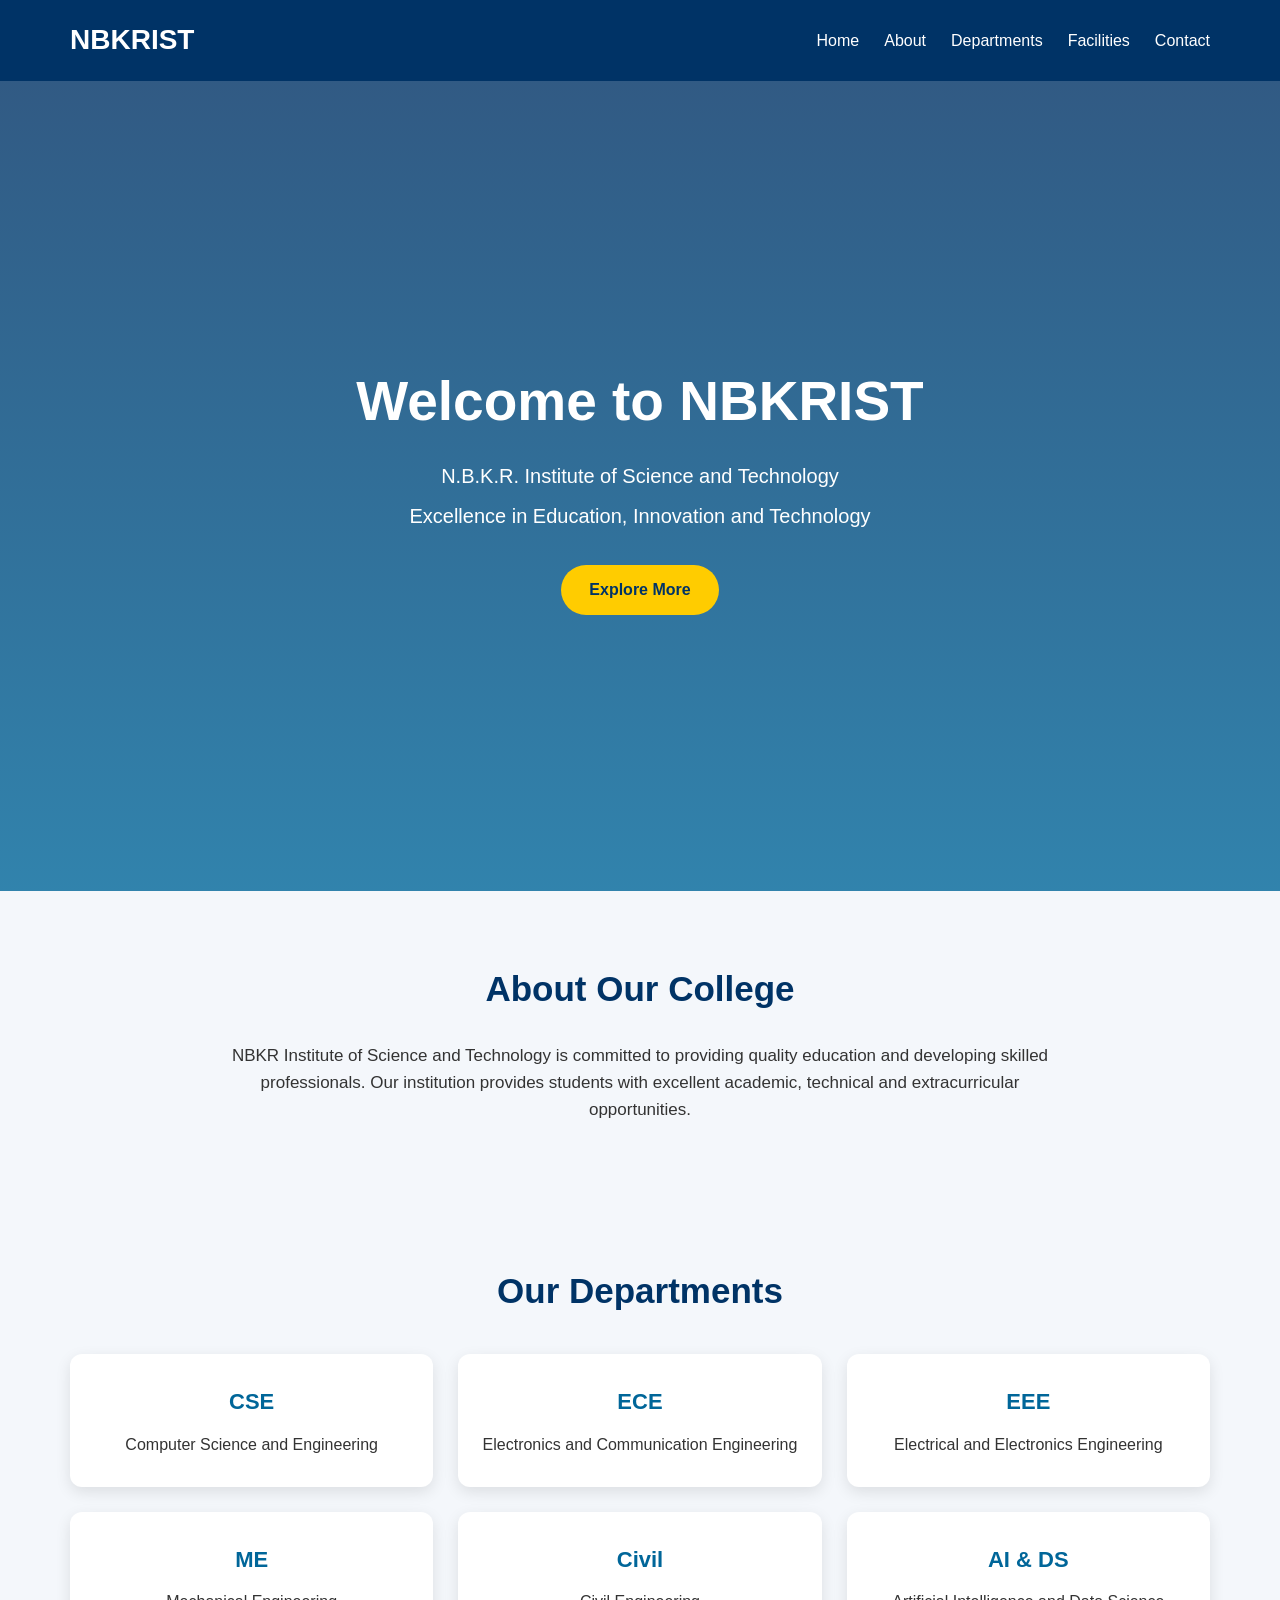
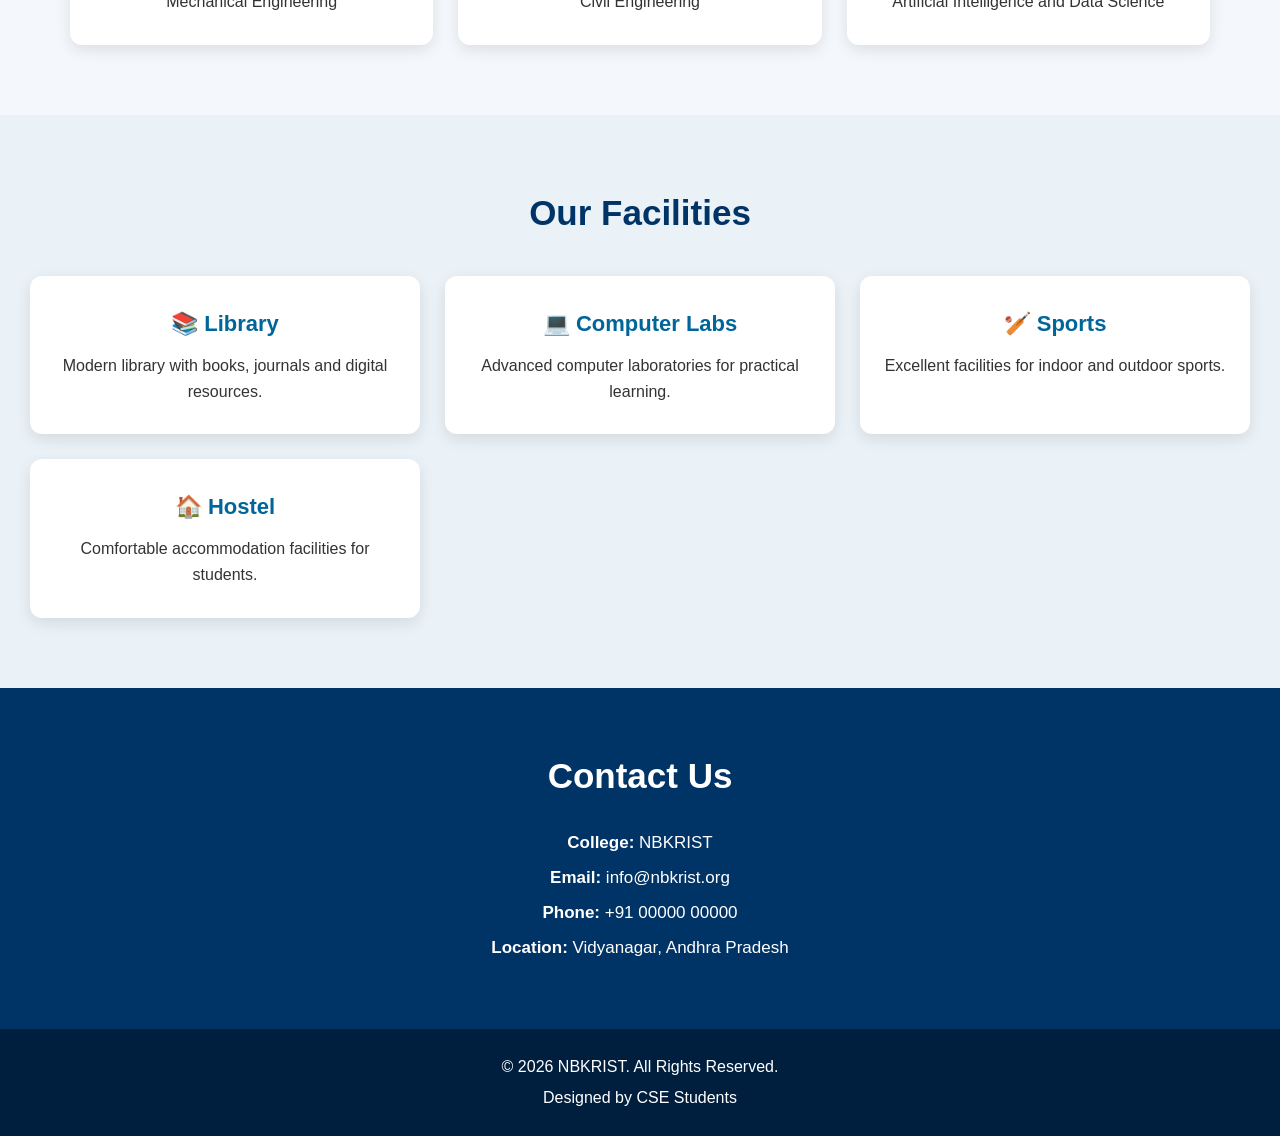
<file: index.html>
<!DOCTYPE html>
<html lang="en">

<head>
    <meta charset="UTF-8">
    <meta name="viewport" content="width=device-width, initial-scale=1.0">
    <title>NBKRIST College</title>
    <link rel="stylesheet" href="style.css">
</head>

<body>

    <!-- Navigation Bar -->
    <header>
        <nav class="navbar">
            <div class="logo">NBKRIST</div>

            <ul class="nav-links">
                <li><a href="#home">Home</a></li>
                <li><a href="#about">About</a></li>
                <li><a href="#departments">Departments</a></li>
                <li><a href="#facilities">Facilities</a></li>
                <li><a href="#contact">Contact</a></li>
            </ul>
        </nav>
    </header>

    <!-- Home Section -->
    <section id="home" class="hero">
        <div class="hero-content">
            <h1>Welcome to NBKRIST</h1>
            <p>
                N.B.K.R. Institute of Science and Technology
            </p>
            <p>
                Excellence in Education, Innovation and Technology
            </p>
            <a href="#about" class="btn">Explore More</a>
        </div>
    </section>

    <!-- About Section -->
    <section id="about" class="section">
        <h2>About Our College</h2>

        <p>
            NBKR Institute of Science and Technology is committed to providing quality education and developing skilled professionals. Our institution provides students with excellent academic, technical and extracurricular opportunities.
        </p>
    </section>

    <!-- Departments Section -->
    <section id="departments" class="section">
        <h2>Our Departments</h2>

        <div class="cards">

            <div class="card">
                <h3>CSE</h3>
                <p>Computer Science and Engineering</p>
            </div>

            <div class="card">
                <h3>ECE</h3>
                <p>Electronics and Communication Engineering</p>
            </div>

            <div class="card">
                <h3>EEE</h3>
                <p>Electrical and Electronics Engineering</p>
            </div>

            <div class="card">
                <h3>ME</h3>
                <p>Mechanical Engineering</p>
            </div>

            <div class="card">
                <h3>Civil</h3>
                <p>Civil Engineering</p>
            </div>

            <div class="card">
                <h3>AI & DS</h3>
                <p>Artificial Intelligence and Data Science</p>
            </div>

        </div>
    </section>

    <!-- Facilities Section -->
    <section id="facilities" class="section facilities">
        <h2>Our Facilities</h2>

        <div class="cards">

            <div class="card">
                <h3>📚 Library</h3>
                <p>Modern library with books, journals and digital resources.</p>
            </div>

            <div class="card">
                <h3>💻 Computer Labs</h3>
                <p>Advanced computer laboratories for practical learning.</p>
            </div>

            <div class="card">
                <h3>🏏 Sports</h3>
                <p>Excellent facilities for indoor and outdoor sports.</p>
            </div>

            <div class="card">
                <h3>🏠 Hostel</h3>
                <p>Comfortable accommodation facilities for students.</p>
            </div>

        </div>
    </section>

    <!-- Contact Section -->
    <section id="contact" class="contact">
        <h2>Contact Us</h2>

        <p><strong>College:</strong> NBKRIST</p>
        <p><strong>Email:</strong> info@nbkrist.org</p>
        <p><strong>Phone:</strong> +91 00000 00000</p>
        <p><strong>Location:</strong> Vidyanagar, Andhra Pradesh</p>
    </section>

    <!-- Footer -->
    <footer>
        <p>© 2026 NBKRIST. All Rights Reserved.</p>
        <p>Designed by CSE Students</p>
    </footer>

</body>

</html>
</file>
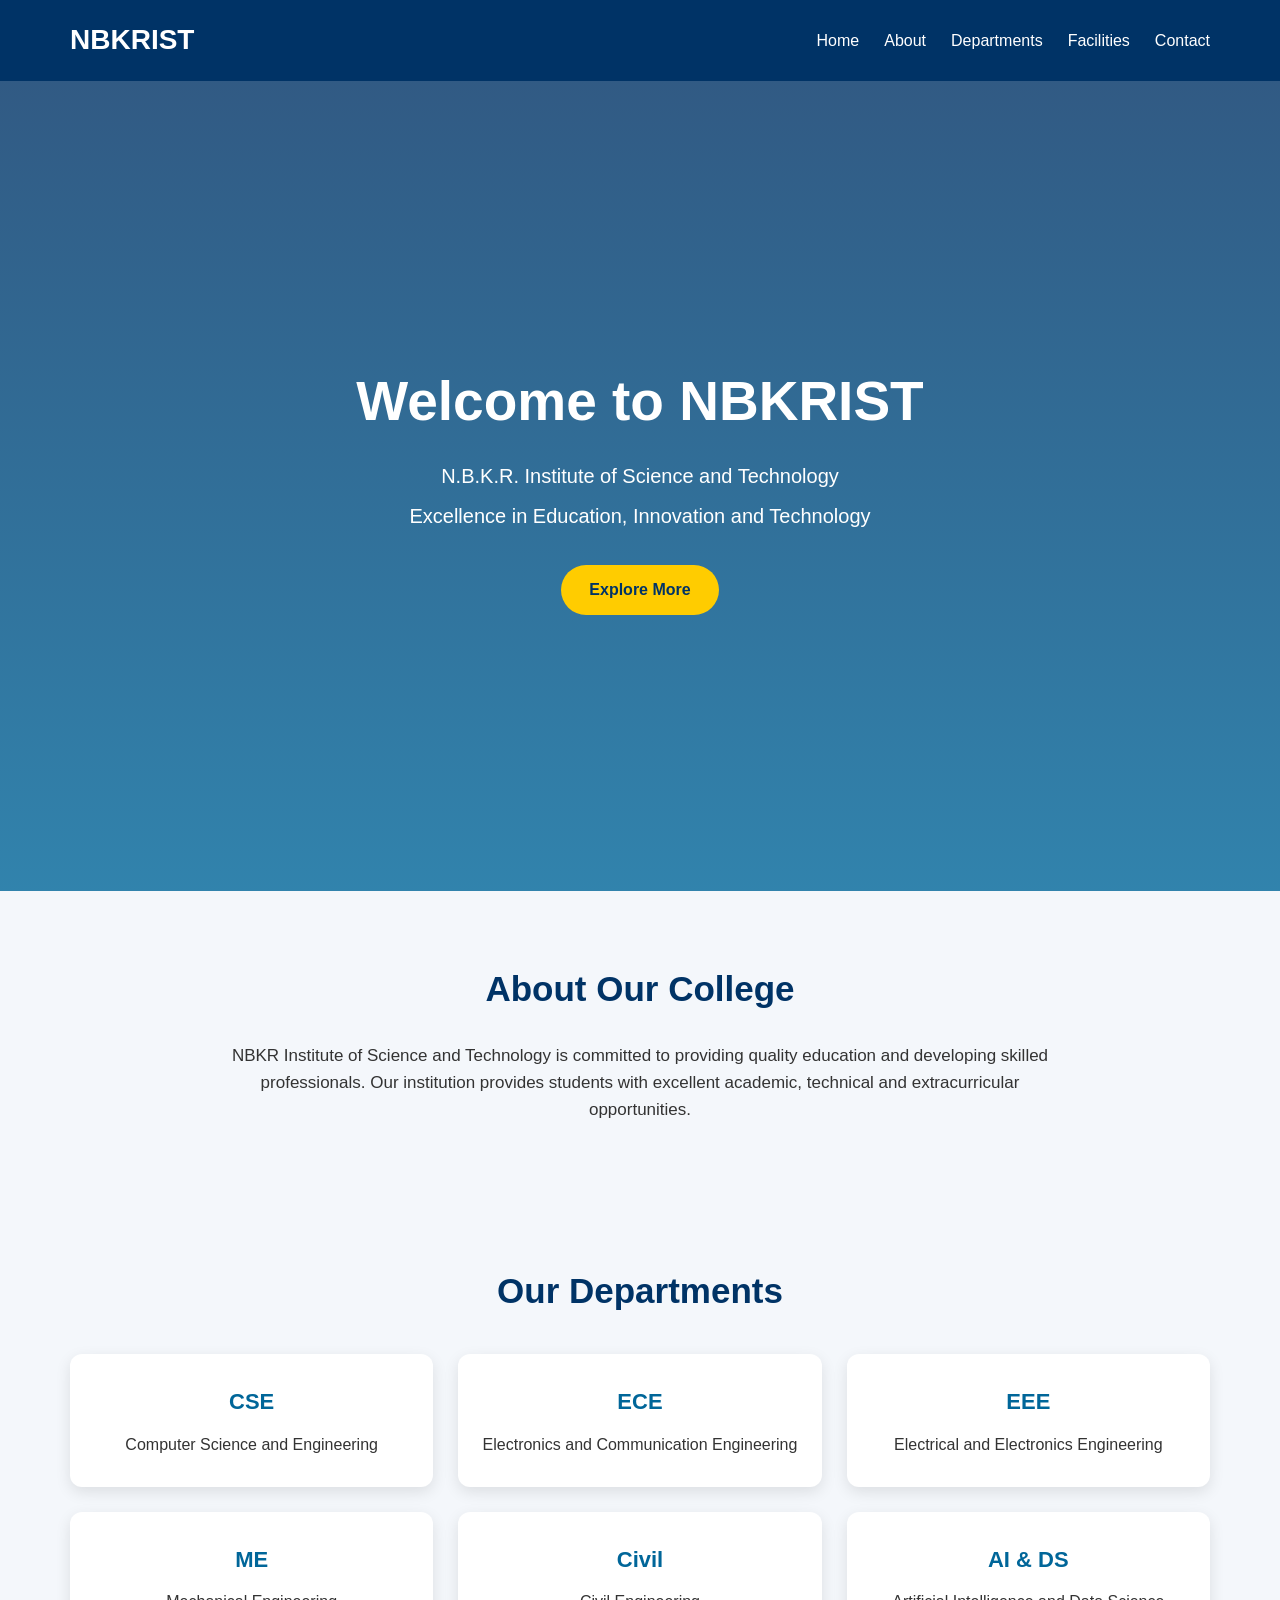
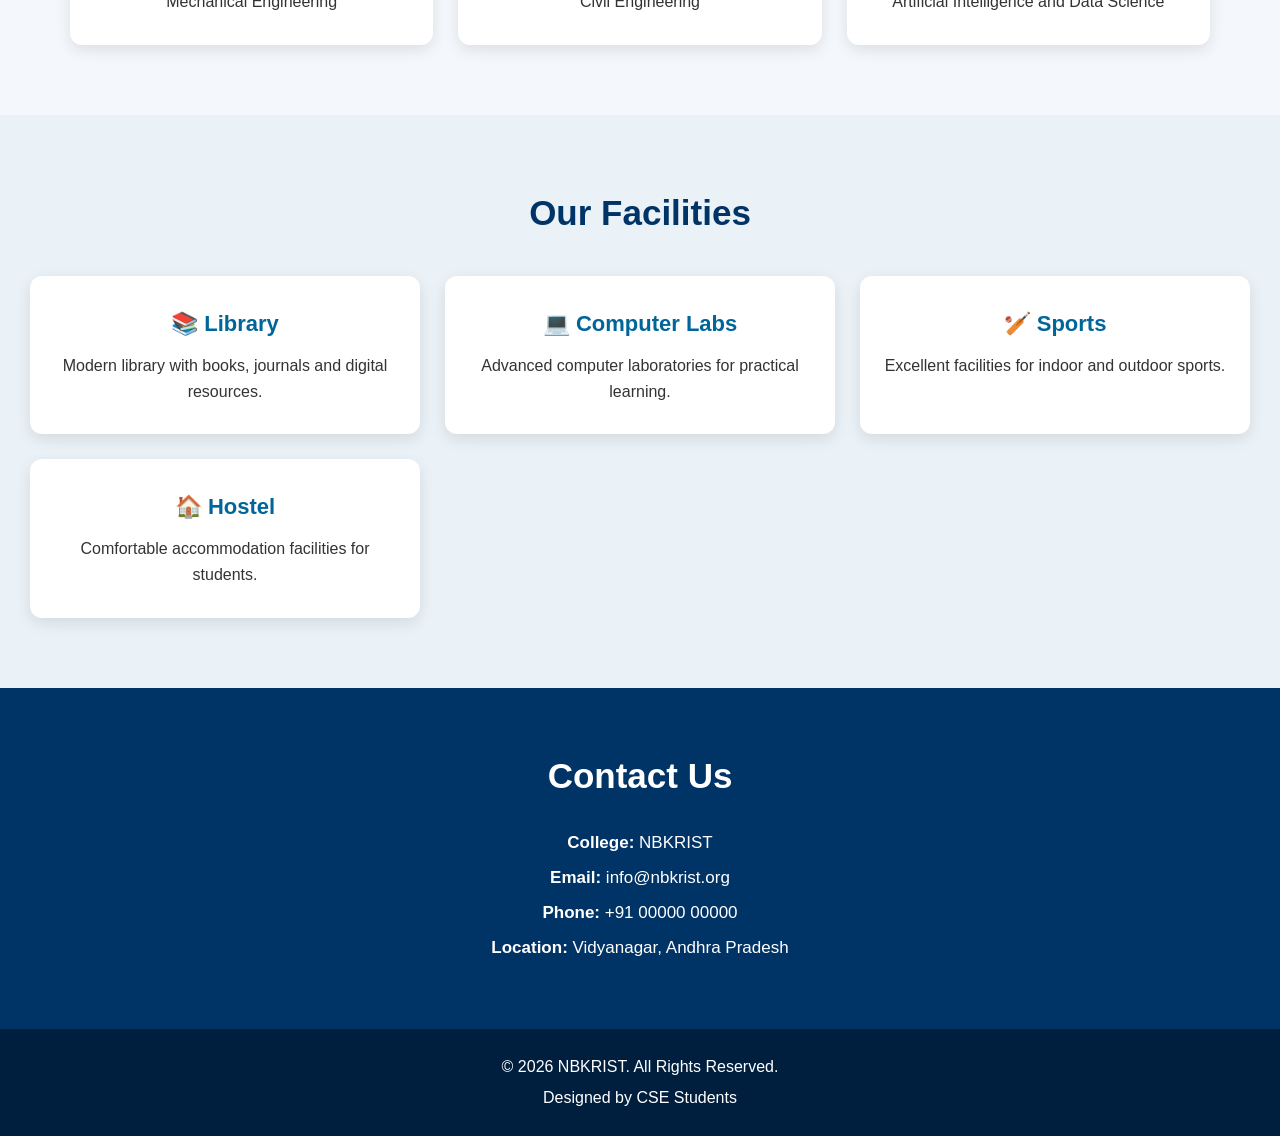
<file: clgweb.html>
<!DOCTYPE html>
<html lang="en">

<head>
    <meta charset="UTF-8">
    <meta name="viewport" content="width=device-width, initial-scale=1.0">
    <title>NBKRIST College</title>
    <link rel="stylesheet" href="style.css">
</head>

<body>

    <!-- Navigation Bar -->
    <header>
        <nav class="navbar">
            <div class="logo">NBKRIST</div>

            <ul class="nav-links">
                <li><a href="#home">Home</a></li>
                <li><a href="#about">About</a></li>
                <li><a href="#departments">Departments</a></li>
                <li><a href="#facilities">Facilities</a></li>
                <li><a href="#contact">Contact</a></li>
            </ul>
        </nav>
    </header>

    <!-- Home Section -->
    <section id="home" class="hero">
        <div class="hero-content">
            <h1>Welcome to NBKRIST</h1>
            <p>
                N.B.K.R. Institute of Science and Technology
            </p>
            <p>
                Excellence in Education, Innovation and Technology
            </p>
            <a href="#about" class="btn">Explore More</a>
        </div>
    </section>

    <!-- About Section -->
    <section id="about" class="section">
        <h2>About Our College</h2>

        <p>
            NBKR Institute of Science and Technology is committed to providing quality education and developing skilled professionals. Our institution provides students with excellent academic, technical and extracurricular opportunities.
        </p>
    </section>

    <!-- Departments Section -->
    <section id="departments" class="section">
        <h2>Our Departments</h2>

        <div class="cards">

            <div class="card">
                <h3>CSE</h3>
                <p>Computer Science and Engineering</p>
            </div>

            <div class="card">
                <h3>ECE</h3>
                <p>Electronics and Communication Engineering</p>
            </div>

            <div class="card">
                <h3>EEE</h3>
                <p>Electrical and Electronics Engineering</p>
            </div>

            <div class="card">
                <h3>ME</h3>
                <p>Mechanical Engineering</p>
            </div>

            <div class="card">
                <h3>Civil</h3>
                <p>Civil Engineering</p>
            </div>

            <div class="card">
                <h3>AI & DS</h3>
                <p>Artificial Intelligence and Data Science</p>
            </div>

        </div>
    </section>

    <!-- Facilities Section -->
    <section id="facilities" class="section facilities">
        <h2>Our Facilities</h2>

        <div class="cards">

            <div class="card">
                <h3>📚 Library</h3>
                <p>Modern library with books, journals and digital resources.</p>
            </div>

            <div class="card">
                <h3>💻 Computer Labs</h3>
                <p>Advanced computer laboratories for practical learning.</p>
            </div>

            <div class="card">
                <h3>🏏 Sports</h3>
                <p>Excellent facilities for indoor and outdoor sports.</p>
            </div>

            <div class="card">
                <h3>🏠 Hostel</h3>
                <p>Comfortable accommodation facilities for students.</p>
            </div>

        </div>
    </section>

    <!-- Contact Section -->
    <section id="contact" class="contact">
        <h2>Contact Us</h2>

        <p><strong>College:</strong> NBKRIST</p>
        <p><strong>Email:</strong> info@nbkrist.org</p>
        <p><strong>Phone:</strong> +91 00000 00000</p>
        <p><strong>Location:</strong> Vidyanagar, Andhra Pradesh</p>
    </section>

    <!-- Footer -->
    <footer>
        <p>© 2026 NBKRIST. All Rights Reserved.</p>
        <p>Designed by CSE Students</p>
    </footer>

</body>

</html>
</file>
<file: style.css>
* {
    margin: 0;
    padding: 0;
    box-sizing: border-box;
    scroll-behavior: smooth;
}

body {
    font-family: Arial, sans-serif;
    line-height: 1.6;
    background-color: #f4f7fb;
    color: #333;
}


/* Navigation Bar */

header {
    background-color: #003366;
    position: sticky;
    top: 0;
    z-index: 1000;
}

.navbar {
    max-width: 1200px;
    margin: auto;
    padding: 18px 30px;
    display: flex;
    justify-content: space-between;
    align-items: center;
}

.logo {
    color: white;
    font-size: 28px;
    font-weight: bold;
}

.nav-links {
    list-style: none;
    display: flex;
    gap: 25px;
}

.nav-links a {
    color: white;
    text-decoration: none;
    font-size: 16px;
    transition: 0.3s;
}

.nav-links a:hover {
    color: #ffcc00;
}


/* Hero Section */

.hero {
    height: 90vh;
    display: flex;
    justify-content: center;
    align-items: center;
    text-align: center;
    background: linear-gradient( rgba(0, 51, 102, 0.8), rgba(0, 102, 153, 0.8));
}

.hero-content {
    color: white;
    padding: 30px;
}

.hero h1 {
    font-size: 55px;
    margin-bottom: 15px;
}

.hero p {
    font-size: 20px;
    margin: 8px;
}


/* Button */

.btn {
    display: inline-block;
    margin-top: 25px;
    padding: 12px 28px;
    background-color: #ffcc00;
    color: #003366;
    text-decoration: none;
    font-weight: bold;
    border-radius: 25px;
    transition: 0.3s;
}

.btn:hover {
    background-color: white;
    transform: scale(1.05);
}


/* Common Section */

.section {
    max-width: 1200px;
    margin: auto;
    padding: 70px 30px;
    text-align: center;
}

.section h2,
.contact h2 {
    color: #003366;
    font-size: 35px;
    margin-bottom: 25px;
}

.section>p {
    max-width: 850px;
    margin: auto;
    font-size: 17px;
}


/* Cards */

.cards {
    margin-top: 35px;
    display: grid;
    grid-template-columns: repeat(3, 1fr);
    gap: 25px;
}

.card {
    background-color: white;
    padding: 30px 20px;
    border-radius: 12px;
    box-shadow: 0 5px 15px rgba(0, 0, 0, 0.1);
    transition: 0.3s;
}

.card:hover {
    transform: translateY(-8px);
    box-shadow: 0 10px 25px rgba(0, 0, 0, 0.15);
}

.card h3 {
    color: #006699;
    margin-bottom: 12px;
    font-size: 22px;
}


/* Facilities */

.facilities {
    background-color: #eaf2f8;
    max-width: 100%;
}


/* Contact */

.contact {
    background-color: #003366;
    color: white;
    text-align: center;
    padding: 60px 20px;
}

.contact h2 {
    color: white;
}

.contact p {
    margin: 8px;
    font-size: 17px;
}


/* Footer */

footer {
    background-color: #001f3f;
    color: white;
    text-align: center;
    padding: 20px;
}

footer p {
    margin: 5px;
}


/* Responsive Design */

@media (max-width: 768px) {
    .navbar {
        flex-direction: column;
        gap: 15px;
    }
    .nav-links {
        flex-wrap: wrap;
        justify-content: center;
        gap: 15px;
    }
    .hero h1 {
        font-size: 38px;
    }
    .hero p {
        font-size: 17px;
    }
    .cards {
        grid-template-columns: 1fr;
    }
}
</file>
